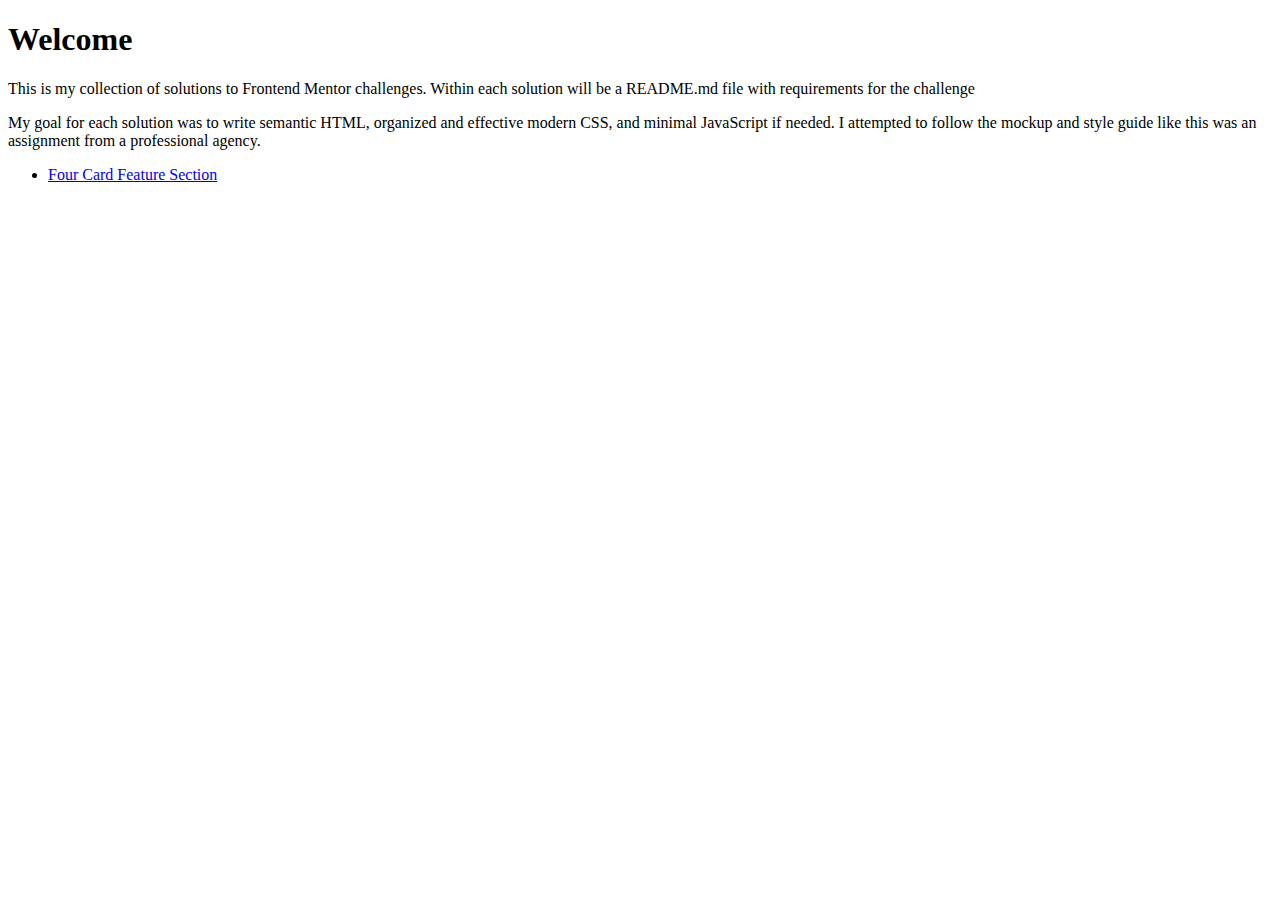
<file: index.html>
<!DOCTYPE html>
<html lang="en">
<head>
  <meta charset="UTF-8">
  <meta http-equiv="X-UA-Compatible" content="IE=edge">
  <meta name="viewport" content="width=device-width, initial-scale=1.0">
  <title>Frontend Mentor Challenges</title>
</head>
<body>
  <h1>Welcome</h1>
  <p>This is my collection of solutions to Frontend Mentor challenges. Within each solution will be a README.md file with requirements for the challenge</p>

  <p>My goal for each solution was to write semantic HTML, organized and effective modern CSS, and minimal JavaScript if needed. I attempted to follow the mockup and style guide like this was an assignment from a professional  agency.</p>

  <ul>
    <li><a href="four-card-feature-section/index.html">Four Card Feature Section</a></li>
  </ul>

</body>
</html>
</file>
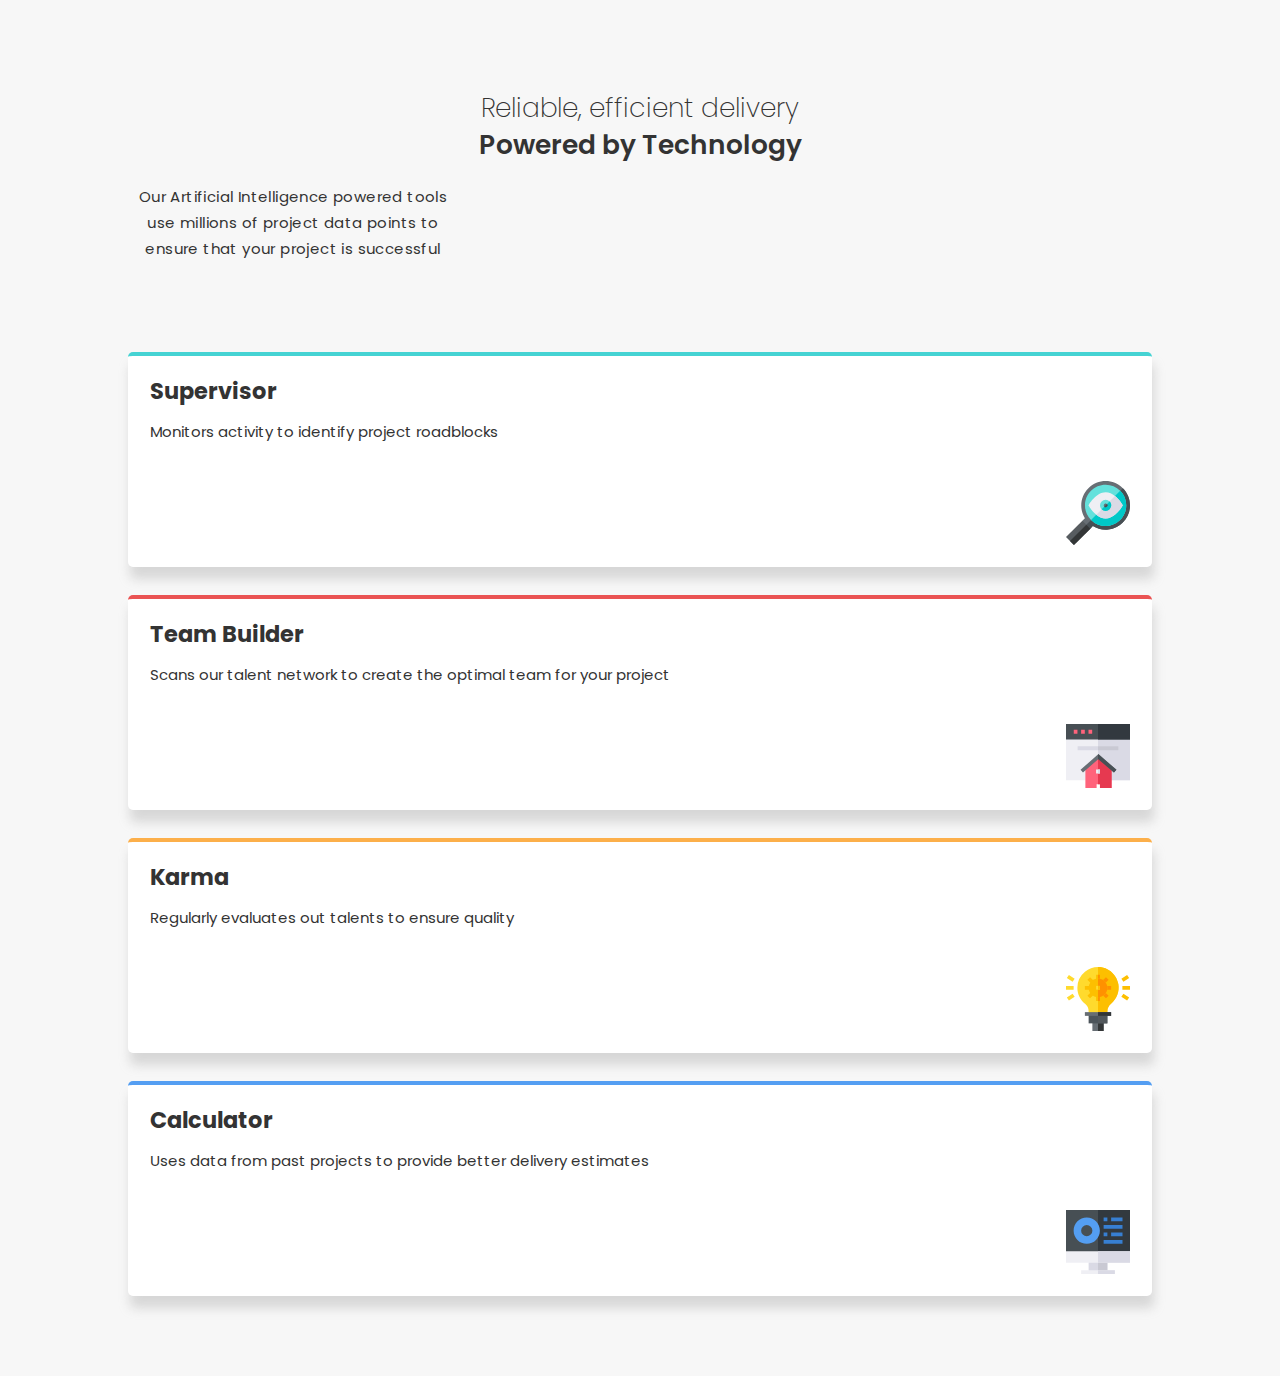
<file: four-card-feature-section/index.html>
<!DOCTYPE html>
<html lang="en">
  <head>
    <meta charset="UTF-8" />
    <meta http-equiv="X-UA-Compatible" content="IE=edge" />
    <meta name="viewport" content="width=device-width, initial-scale=1.0" />
    <title>Four Card Feature Section</title>
    <link
      rel="shortcut icon"
      href="assets/images/favicon-32x32.png"
      type="image/x-icon"
    />
    <link rel="stylesheet" href="assets/css/normalize.css" />
    <link rel="preconnect" href="https://fonts.gstatic.com">
<link href="https://fonts.googleapis.com/css2?family=Poppins:wght@200;400;600&display=swap" rel="stylesheet">
    <link rel="stylesheet" href="assets/css/style.css" />
  </head>
  <body>
    <article class="wrapper">
      <div class="text-container">
        <h1 class="page-title">
          Reliable, efficient delivery <br />
          <strong class="title-bold">Powered by Technology</strong>
        </h1>
        <p class="page-text">
          Our Artificial Intelligence powered tools use millions of project data
          points to ensure that your project is successful
        </p>
      </div>
      <div class="card-container">
        <div class="card card--supervisor">
          <h2 class="card__title">Supervisor</h2>
          <p class="card__text">Monitors activity to identify project roadblocks</p>
          <div class="card__image-container">
            <img src="assets/images/icon-supervisor.svg" alt="Magnifying glass" class="card__image">
          </div>
        </div>
        <div class="card card--team-builder">
          <h2 class="card__title">Team Builder</h2>
          <p class="card__text">Scans our talent network to create the optimal team for your project</p>
          <div class="card__image-container">
            <img src="assets/images/icon-team-builder.svg" alt="Browser window with a house in front" class="card__image">
          </div>
        </div>
        <div class="card card--karma">
          <h2 class="card__title">Karma</h2>
          <p class="card__text">Regularly evaluates out talents to ensure quality</p>
          <div class="card__image-container">
            <img src="assets/images/icon-karma.svg" alt="A lightbulb that is switched on" class="card__image">
          </div>
        </div>
        <div class="card card--calculator">
          <h2 class="card__title">Calculator</h2>
          <p class="card__text">Uses data from past projects to provide better delivery estimates</p>
          <div class="card__image-container">
            <img src="assets/images/icon-calculator.svg" alt="A computer monitor" class="card__image">
          </div>
        </div>
      </div>
    </div>
  </body>
</html>
</file>
<file: four-card-feature-section/assets/css/style.css>
/* Global Styles */
/* * {
  outline: 1px solid red;
} */

:root {
  --border-color-supervisor: #45d3d3;
  --border-color-team-builder: #ea5353;
  --border-color-karma: #fcaf4a;
  --border-color-calculator: #549ef2;
}

body {
  background-color: #f7f7f7;
  box-sizing: border-box;
  color: #333;
  font-family: "Poppins", sans-serif;
  font-size: 15px;
  line-height: 26px;
}

.wrapper {
  margin-left: auto;
  margin-right: auto;
  max-width: 1170px;
  width: 80%;
}

.text-container {
  text-align: center;
  margin: 90px 0;
}

.page-title {
  font-size: 1.65rem;
  font-weight: 200;
  line-height: 1.4;
  margin-bottom: 20px;
}

.page-text {
  letter-spacing: 0.4px;
  max-width: 330px;
}

.title-bold {
  font-weight: 600;
}

.card-container {
  margin-bottom: 80px;
}

.card {
  background-color: #ffffff;
  border-top: 4px solid #333;
  border-radius: 5px;
  -webkit-box-shadow: 2px 12px 11px 0px rgba(168, 168, 168, 0.4);
  -moz-box-shadow: 2px 12px 11px 0px rgba(168, 168, 168, 0.4);
  box-shadow: 2px 12px 11px 0px rgba(168, 168, 168, 0.4);
  flex: 0 1 330px; /*  No stretching: */
  margin-bottom: 28px;
  padding: 22px;
}

.card--supervisor {
  border-color: var(--border-color-supervisor);
}

.card--team-builder {
  border-color: var(--border-color-team-builder);
}

.card--karma {
  border-color: var(--border-color-karma);
}

.card--calculator {
  border-color: var(--border-color-calculator);
}

.card__title {
  margin-top: 0;
  margin-bottom: 0;
}

.card__text {
  margin-bottom: 36px;
}

.card__image-container {
  display: flex;
  justify-content: flex-end;
}
</file>
